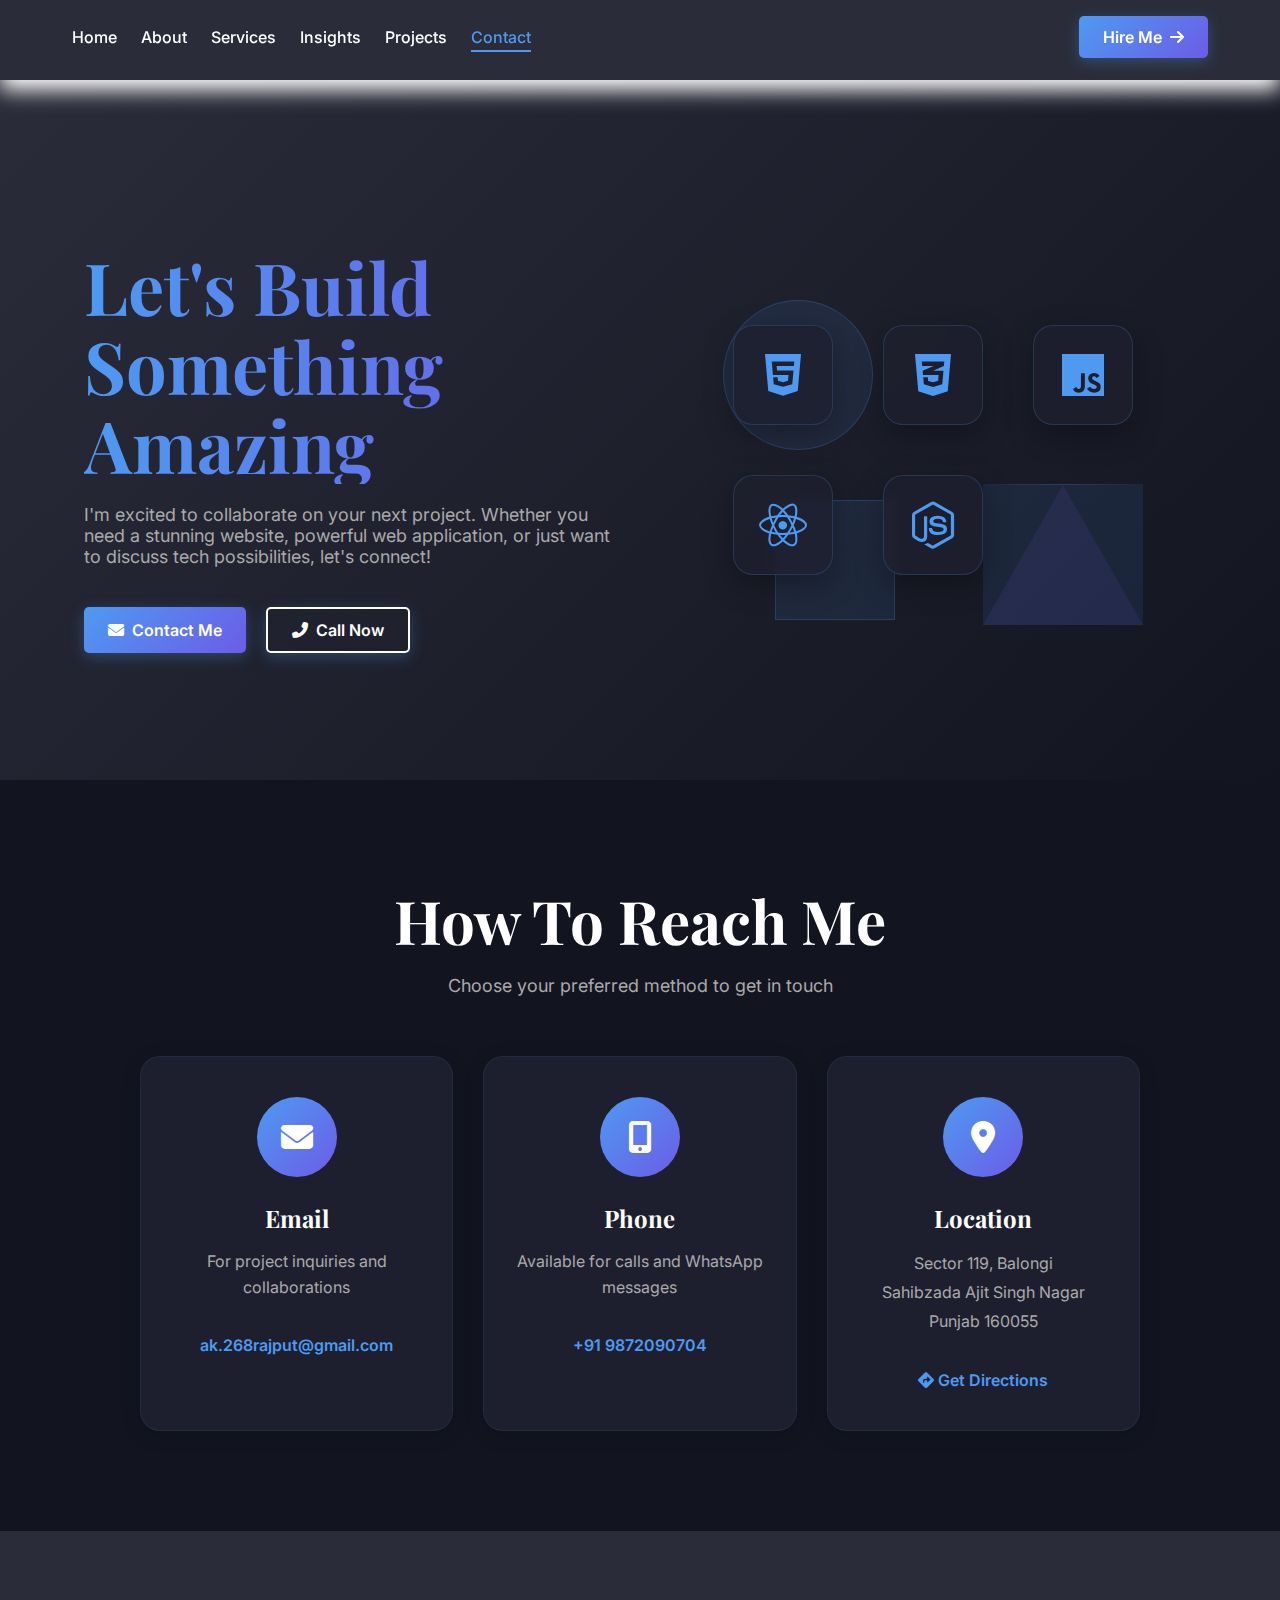
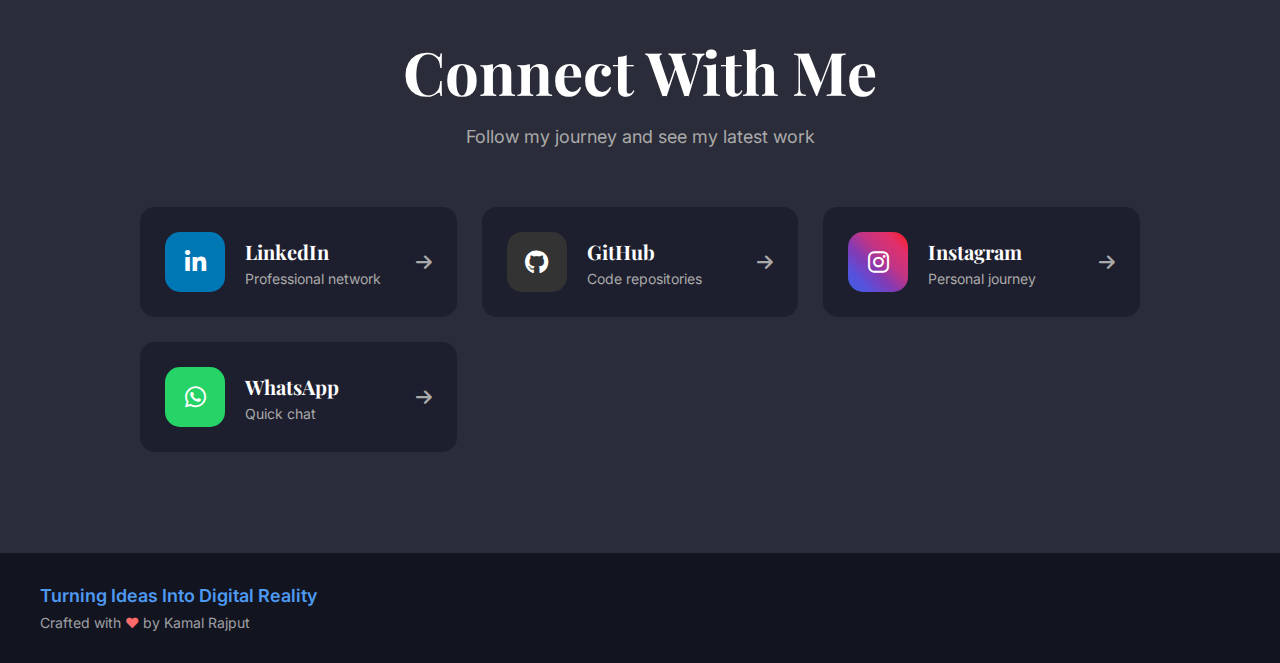
<file: CONTACT/contact.html>
<!DOCTYPE html>
<html lang="en">
<head>
    <meta charset="UTF-8">
    <meta name="viewport" content="width=device-width, initial-scale=1.0">
    <title>Contact Kamal Rajput | Web Developer</title>
    <link rel="icon" type="image/png" href="/Portfolio/HOME/assets/IMG_20250407_173309-removebg-preview.png">
    <link rel="stylesheet" href="https://cdnjs.cloudflare.com/ajax/libs/font-awesome/6.4.0/css/all.min.css">
    <link rel="preconnect" href="https://fonts.googleapis.com">
    <link rel="preconnect" href="https://fonts.gstatic.com" crossorigin>
    <link href="https://fonts.googleapis.com/css2?family=Playfair+Display:wght@400;700&family=Inter:wght@300;400;500;600;700&display=swap" rel="stylesheet">
    <link rel="stylesheet" href="contact.css">
   
</head>
<body>
    <!-- Header Section -->
    <header class="navbar">
        <div class="nav-container">
            <nav class="nav-links">
                <a href="/Portfolio/HOME/index.html" class="nav-link">Home</a>
                <a href="/Portfolio/ABOUT ME/about.html" class="nav-link">About</a>
                <a href="/Portfolio/SERVICE/service.html" class="nav-link">Services</a>
                <a href="/Portfolio/BLOGS/blog.html" class="nav-link">Insights</a>
                <a href="/Portfolio/PROJECTS/project.html" class="nav-link">Projects</a>
                <a href="/Portfolio/CONTACT/contact.html" class="nav-link active">Contact</a>
            </nav>
            <a href="/Portfolio/HIREME/hire.html" class="hire-btn">
                <span>Hire Me</span>
                <i class="fas fa-arrow-right"></i>
            </a>
        </div>
    </header>

    <main class="contact-main">
        <!-- Hero Section -->
        <section class="contact-hero">
            <div class="container">
                <div class="hero-content">
                    <h1 class="gradient-text">Let's Build <span>Something Amazing</span></h1>
                    <p class="hero-subtitle">I'm excited to collaborate on your next project. Whether you need a stunning website, powerful web application, or just want to discuss tech possibilities, let's connect!</p>
                    <div class="hero-buttons">
                        <a href="#contact-methods" class="hire-btn pulse-animate">
                            <i class="fas fa-envelope"></i> Contact Me
                        </a>
                        <a href="tel:+919872090704" class="btn-secondary">
                            <i class="fas fa-phone-alt"></i> Call Now
                        </a>
                    </div>
                </div>
                <div class="hero-image">
                    <div class="image-wrapper">
                        <div class="tech-stack">
                            <div class="tech-item" data-tooltip="HTML5">
                                <i class="fab fa-html5"></i>
                            </div>
                            <div class="tech-item" data-tooltip="CSS3">
                                <i class="fab fa-css3-alt"></i>
                            </div>
                            <div class="tech-item" data-tooltip="JavaScript">
                                <i class="fab fa-js"></i>
                            </div>
                            <div class="tech-item" data-tooltip="React">
                                <i class="fab fa-react"></i>
                            </div>
                            <div class="tech-item" data-tooltip="Node.js">
                                <i class="fab fa-node-js"></i>
                            </div>
                        </div>
                        <div class="floating-shapes">
                            <div class="shape circle"></div>
                            <div class="shape triangle"></div>
                            <div class="shape square"></div>
                        </div>
                    </div>
                </div>
            </div>
        </section>

        <!-- Contact Methods Section -->
        <section id="contact-methods" class="contact-section">
            <div class="container">
                <div class="section-header">
                    <h2 class="section-title">How To Reach Me</h2>
                    <p class="section-subtitle">Choose your preferred method to get in touch</p>
                </div>

                <div class="contact-methods">
                    <div class="contact-card">
                        <div class="contact-icon">
                            <i class="fas fa-envelope"></i>
                        </div>
                        <h3>Email</h3>
                        <p class="contact-info">For project inquiries and collaborations</p>
                        <a href="mailto:ak.268rajput@gmail.com" class="contact-link">ak.268rajput@gmail.com</a>
                    </div>

                    <div class="contact-card">
                        <div class="contact-icon">
                            <i class="fas fa-mobile-alt"></i>
                        </div>
                        <h3>Phone</h3>
                        <p class="contact-info">Available for calls and WhatsApp messages</p>
                        <a href="tel:+919872090704" class="contact-link">+91 9872090704</a>
                    </div>

                    <div class="contact-card">
                        <div class="contact-icon">
                            <i class="fas fa-map-marker-alt"></i>
                        </div>
                        <h3>Location</h3>
                        <p class="contact-info address">
                            Sector 119, Balongi<br>
                            Sahibzada Ajit Singh Nagar<br>
                            Punjab 160055
                        </p>
                        <a href="https://maps.google.com/?q=Sector+119,+Balongi,+Sahibzada+Ajit+Singh+Nagar,+Punjab+160055" target="_blank" class="contact-link">
                            <i class="fas fa-directions"></i> Get Directions
                        </a>
                    </div>
                </div>
            </div>
        </section>

        <!-- Social Connect Section -->
        <section class="social-connect">
            <div class="container">
                <div class="section-header">
                    <h2 class="section-title">Connect With Me</h2>
                    <p class="section-subtitle">Follow my journey and see my latest work</p>
                </div>
                
                <div class="social-grid">
                    <a href="https://www.linkedin.com/in/kamalrajput04/" target="_blank" class="social-card linkedin">
                        <div class="social-icon">
                            <i class="fab fa-linkedin-in"></i>
                        </div>
                        <div class="social-content">
                            <h3>LinkedIn</h3>
                            <p>Professional network</p>
                        </div>
                        <div class="social-arrow">
                            <i class="fas fa-arrow-right"></i>
                        </div>
                    </a>
                    
                    <a href="https://github.com/kmlrajput04" target="_blank" class="social-card github">
                        <div class="social-icon">
                            <i class="fab fa-github"></i>
                        </div>
                        <div class="social-content">
                            <h3>GitHub</h3>
                            <p>Code repositories</p>
                        </div>
                        <div class="social-arrow">
                            <i class="fas fa-arrow-right"></i>
                        </div>
                    </a>
                    
                    <a href="https://www.instagram.com/rajput.kml.04/" target="_blank" class="social-card instagram">
                        <div class="social-icon">
                            <i class="fab fa-instagram"></i>
                        </div>
                        <div class="social-content">
                            <h3>Instagram</h3>
                            <p>Personal journey</p>
                        </div>
                        <div class="social-arrow">
                            <i class="fas fa-arrow-right"></i>
                        </div>
                    </a>
                    
                    <a href="https://wa.me/919872090704" target="_blank" class="social-card whatsapp">
                        <div class="social-icon">
                            <i class="fab fa-whatsapp"></i>
                        </div>
                        <div class="social-content">
                            <h3>WhatsApp</h3>
                            <p>Quick chat</p>
                        </div>
                        <div class="social-arrow">
                            <i class="fas fa-arrow-right"></i>
                        </div>
                    </a>
                </div>
            </div>
        </section>
    </main>

    <!-- Footer Section -->
    <footer class="site-footer">
        <div class="footer-content">
            <div class="footer-left">
                <p class="footer-tagline">Turning Ideas Into Digital Reality</p>
                <p class="footer-credit">Crafted with <span class="heart">♥</span> by Kamal Rajput</p>
            </div>

            <div class="scroll-top" onclick="window.scrollTo({top: 0, behavior: 'smooth'})">
                <svg class="arrow-icon" xmlns="http://www.w3.org/2000/svg" viewBox="0 0 24 24">
                    <path d="M7.41 15.41L12 10.83l4.59 4.58L18 14l-6-6-6 6z" />
                </svg>
            </div>
        </div>
    </footer>

    <script>
        document.addEventListener('DOMContentLoaded', function() {
            // Smooth scrolling for navigation links
            document.querySelectorAll('a[href^="#"]').forEach(anchor => {
                anchor.addEventListener('click', function(e) {
                    e.preventDefault();
                    
                    const targetId = this.getAttribute('href');
                    if (targetId === '#') return;
                    
                    const targetElement = document.querySelector(targetId);
                    if (targetElement) {
                        const headerHeight = document.querySelector('.navbar').offsetHeight;
                        const targetPosition = targetElement.offsetTop - headerHeight;
                        
                        window.scrollTo({
                            top: targetPosition,
                            behavior: 'smooth'
                        });
                        
                        // Update active nav link
                        document.querySelectorAll('.nav-link').forEach(link => {
                            link.classList.remove('active');
                        });
                        this.classList.add('active');
                    }
                });
            });

            // Scroll to top button visibility
            const scrollTopBtn = document.querySelector('.scroll-top');
            window.addEventListener('scroll', () => {
                if (window.pageYOffset > 300) {
                    scrollTopBtn.classList.add('visible');
                } else {
                    scrollTopBtn.classList.remove('visible');
                }
            });

            // Animate tech stack items on scroll
            const techItems = document.querySelectorAll('.tech-item');
            const observerOptions = {
                threshold: 0.2,
                rootMargin: '0px 0px -50px 0px'
            };

            const techObserver = new IntersectionObserver((entries) => {
                entries.forEach(entry => {
                    if (entry.isIntersecting) {
                        entry.target.style.opacity = '1';
                        entry.target.style.transform = 'translateY(0)';
                        techObserver.unobserve(entry.target);
                    }
                });
            }, observerOptions);

            techItems.forEach((item, index) => {
                item.style.opacity = '0';
                item.style.transform = 'translateY(20px)';
                item.style.transition = `all 0.5s ease ${index * 0.1}s`;
                techObserver.observe(item);
            });

            // Add hover effect to contact cards
            const contactCards = document.querySelectorAll('.contact-card');
            contactCards.forEach(card => {
                card.addEventListener('mouseenter', () => {
                    const icon = card.querySelector('.contact-icon');
                    icon.style.transform = 'scale(1.1) rotate(10deg)';
                });
                
                card.addEventListener('mouseleave', () => {
                    const icon = card.querySelector('.contact-icon');
                    icon.style.transform = 'scale(1) rotate(0deg)';
                });
            });

            // Add hover effect to social cards
            const socialCards = document.querySelectorAll('.social-card');
            socialCards.forEach(card => {
                card.addEventListener('mouseenter', () => {
                    card.querySelector('.social-arrow').style.transform = 'translateX(5px)';
                });
                
                card.addEventListener('mouseleave', () => {
                    card.querySelector('.social-arrow').style.transform = 'translateX(0)';
                });
            });
        });
    </script>
</body>
</html>
</file>
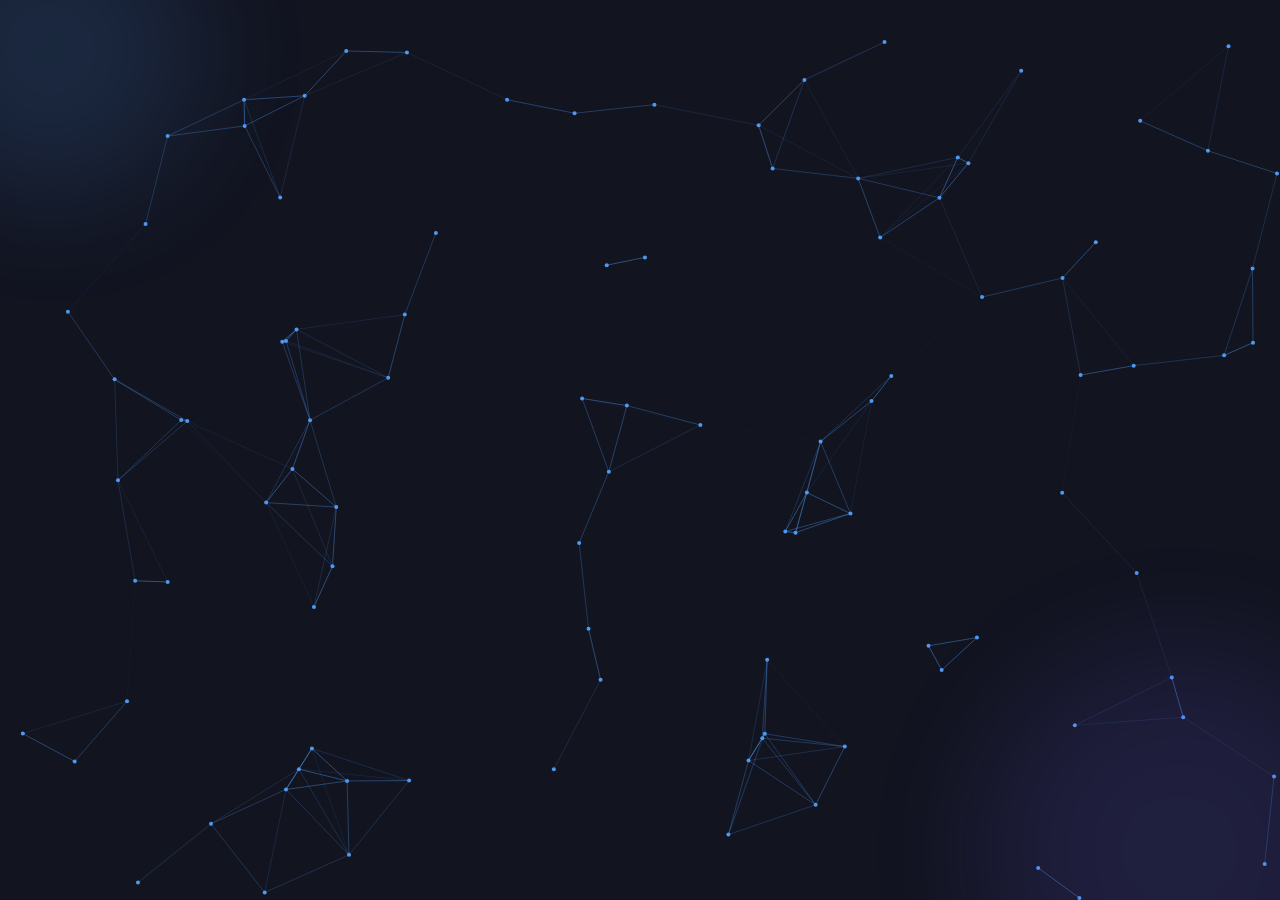
<file: HIREME/hire.html>
<!DOCTYPE html>
<html lang="en">
<head>
    <meta charset="UTF-8">
    <meta name="viewport" content="width=device-width, initial-scale=1.0">
    <title>Hire Me - Portfolio</title>
    <link rel="stylesheet" href="https://cdnjs.cloudflare.com/ajax/libs/font-awesome/5.15.4/css/all.min.css">
    <link rel="stylesheet" href="hireme.css">
    <link rel="shortcut icon" href="/Portfolio/HOME/assets/IMG_20250407_173309-removebg-preview.png" type="image/x-icon">
</head>
<body>
    <canvas id="constellation"></canvas>

    <main class="hireme-container">
        <div class="modal-content">
            <h2>Let's Work Together!</h2>
            <p>Fill out the form and I'll respond within 24 hours</p>
            
            <form id="hire-form" action="https://formspree.io/f/movdqwvb" method="POST">
                <input type="hidden" name="_subject" value="New Hire Request">
                <input type="text" name="name" placeholder="Full Name*" required>
                <input type="tel" name="phone" placeholder="Phone Number">
                <input type="email" name="email" placeholder="Email*" required>
                <input type="text" name="project" placeholder="Project Title*" required>
                <textarea name="details" placeholder="Project Details*" required></textarea>
                <select name="budget">
                    <option value="">Budget Range (Optional)</option>
                    <option value="$500-$1000">$50-$100</option>
                    <option value="$1000-$5000">$100-$500</option>
                    <option value="$500-$1000">$500-$1000</option>
                    <option value="$1000-$5000">$1000-$5000</option>
                    <option value="$5000+">$5000+</option>
                </select>
                <button type="submit" class="submit-btn">
                    <i class="fas fa-paper-plane"></i> Send Message
                </button>
            </form>
            
            <div id="form-status"></div>
        </div>
    </main>

    <script src="hireme.js"></script>

    <script>
        const canvas = document.getElementById("constellation");
        const ctx = canvas.getContext("2d");
        let width = canvas.width = window.innerWidth;
        let height = canvas.height = window.innerHeight;
        
        const particles = [];
        const particleCount = 100;
        
        const mouse = {
            x: null,
            y: null,
            radius: 120
        };
        
        window.addEventListener("resize", () => {
            width = canvas.width = window.innerWidth;
            height = canvas.height = window.innerHeight;
        });
        
        window.addEventListener("mousemove", event => {
            mouse.x = event.clientX;
            mouse.y = event.clientY;
        });
        
        class Particle {
            constructor() {
                this.x = Math.random() * width;
                this.y = Math.random() * height;
                this.vx = (Math.random() - 0.5) * 1.5;
                this.vy = (Math.random() - 0.5) * 1.5;
                this.radius = 2;
            }
        
            update() {
                this.x += this.vx;
                this.y += this.vy;
        
                if (this.x <= 0 || this.x >= width) this.vx *= -1;
                if (this.y <= 0 || this.y >= height) this.vy *= -1;
            }
        
            draw() {
                ctx.beginPath();
                ctx.arc(this.x, this.y, this.radius, 0, Math.PI * 2);
                ctx.fillStyle = "#4e9af1";
                ctx.fill();
            }
        }
        
        function connectParticles() {
            for (let a = 0; a < particleCount; a++) {
                for (let b = a; b < particleCount; b++) {
                    const dx = particles[a].x - particles[b].x;
                    const dy = particles[a].y - particles[b].y;
                    const distance = dx * dx + dy * dy;
        
                    if (distance < 16000) {
                        ctx.beginPath();
                        ctx.strokeStyle = `rgba(78, 154, 241, ${1 - distance / 16000})`;
                        ctx.lineWidth = 0.5;
                        ctx.moveTo(particles[a].x, particles[a].y);
                        ctx.lineTo(particles[b].x, particles[b].y);
                        ctx.stroke();
                    }
                }
            }
        }
        
        function animate() {
            ctx.clearRect(0, 0, width, height);
            for (let particle of particles) {
                particle.update();
                particle.draw();
            }
            connectParticles();
            requestAnimationFrame(animate);
        }
        
        for (let i = 0; i < particleCount; i++) {
            particles.push(new Particle());
        }
        
        animate();
        </script>
        
</body>
</html>
</file>
<file: CONTACT/contact.css>
/* Base Styles */
:root {
    --primary: #4e9af1;
    --primary-light: rgba(78, 154, 241, 0.1);
    --primary-dark: #3a7bc8;
    --secondary: #6c5ce7;
    --secondary-light: rgba(108, 92, 231, 0.1);
    --dark: #121420;
    --dark-secondary: #1e1f2e;
    --dark-tertiary: #2a2c39;
    --light: #ffffff;
    --gray: #aaaaaa;
    --light-gray: #f5f5f5;
    --whatsapp: #25D366;
    --transition: all 0.4s cubic-bezier(0.25, 0.8, 0.25, 1);
    --shadow: 0 4px 20px rgba(0, 0, 0, 0.15);
    --shadow-hover: 0 8px 30px rgba(0, 0, 0, 0.25);
}

* {
    margin: 0;
    padding: 0;
    box-sizing: border-box;
}

body {
    font-family: 'Inter', sans-serif;
    color: #ffffff;
    min-height: 100vh;
    overflow-x: hidden;
}

body::-webkit-scrollbar {
    display: none;
}

h1, h2, h3, h4 {
    font-family: 'Playfair Display', serif;
    font-weight: 700;
}

.container {
    width: 90%;
    max-width: 1200px;
    margin: 0 auto;
    padding: 0 20px;
}

a {
    text-decoration: none;
    color: inherit;
    transition: var(--transition);
}

.btn {
    display: inline-flex;
    align-items: center;
    justify-content: center;
    padding: 14px 28px;
    border-radius: 50px;
    font-weight: 600;
    font-size: 16px;
    transition: var(--transition);
    cursor: pointer;
    border: none;
    outline: none;
    position: relative;
    overflow: hidden;
}

.btn i {
    margin-right: 10px;
    font-size: 18px;
}


.btn-secondary {
    display: flex;
    align-items: center;
    gap: 0.5rem;
    border: 2px solid white;
    color: var(--light);
    padding: 0.7rem 1.5rem;
    border-radius: 5px;
    text-decoration: none;
    font-weight: 600;
    transition: var(--transition);
    box-shadow: 0 4px 15px rgba(78, 154, 241, 0.3);
}

.btn-secondary:hover {
    background-color: var(--primary);
    color: var(--light);
    box-shadow: 0 4px 15px rgba(78, 154, 241, 0.4);
}

.pulse-animate {
    animation: pulse 2s infinite;
}

@keyframes pulse {
    0% {
        box-shadow: 0 0 0 0 rgba(78, 154, 241, 0.7);
    }
    70% {
        box-shadow: 0 0 0 15px rgba(78, 154, 241, 0);
    }
    100% {
        box-shadow: 0 0 0 0 rgba(78, 154, 241, 0);
    }
}

/* Header Styles */
.navbar {
    background-color: var(--dark-tertiary);
    position: fixed;
    width: 100%;
    height: 80px;
    top: 0;
    z-index: 1000;
    box-shadow: 0 10px 20px #fff;
}

.nav-container {
    max-width: 1200px;
    margin: 0 auto;
    padding: 1rem 2rem;
    display: flex;
    justify-content: space-between;
    align-items: center;
}

.nav-links {
    display: flex;
    gap: 1.5rem;
}

.nav-link {
    color: var(--light);
    text-decoration: none;
    font-weight: 500;
    font-size: 1rem;
    position: relative;
    transition: var(--transition);
}

.nav-link::after {
    content: '';
    position: absolute;
    bottom: -5px;
    left: 0;
    width: 0;
    height: 2px;
    background-color: var(--primary);
    transition: var(--transition);
}

.nav-link:hover::after,
.nav-link.active::after {
    width: 100%;
}

.nav-link.active {
    color: var(--primary);
}

.hire-btn {
    display: flex;
    align-items: center;
    gap: 0.5rem;
    background: linear-gradient(135deg, var(--primary), var(--secondary));
    color: var(--light);
    padding: 0.7rem 1.5rem;
    border-radius: 5px;
    text-decoration: none;
    font-weight: 600;
    transition: var(--transition);
    box-shadow: 0 4px 15px rgba(78, 154, 241, 0.3);
}

.hire-btn:hover {
    transform: translateY(-2px);
    box-shadow: 0 6px 20px rgba(78, 154, 241, 0.4);
}

/* Main Content */
.contact-main {
    padding-top: 80px;
    position: relative;
}

/* Hero Section */
.contact-hero {
    padding: 120px 0 80px;
    background: linear-gradient(135deg, var(--dark-tertiary), var(--dark));
    position: relative;
    overflow: hidden;
}

.contact-hero .container {
    display: flex;
    align-items: center;
    gap: 60px;
    position: relative;
    z-index: 2;
}

.hero-content {
    flex: 1;
}

.hero-content h1 {
    font-size: 72px;
    margin-bottom: 20px;
    line-height: 1.1;
}

.gradient-text {
    background: linear-gradient(90deg, var(--primary), var(--secondary));
    -webkit-background-clip: text;
    background-clip: text;
    color: transparent;
}

.hero-content h1 span {
    display: block;
}

.hero-subtitle {
    color: var(--gray);
    font-size: 18px;
    margin-bottom: 40px;
    max-width: 600px;
}

.hero-buttons {
    display: flex;
    gap: 20px;
}

.hero-image {
    flex: 1;
    position: relative;
}

.image-wrapper {
    position: relative;
    height: 500px;
    display: flex;
    align-items: center;
    justify-content: center;
}

.tech-stack {
    display: grid;
    grid-template-columns: repeat(3, 1fr);
    gap: 50px;
    position: relative;
    z-index: 2;
}

.tech-item {
    width: 100px;
    height: 100px;
    background-color: rgba(30, 31, 46, 0.8);
    border-radius: 20px;
    display: flex;
    align-items: center;
    justify-content: center;
    font-size: 48px;
    color: var(--primary);
    transition: var(--transition);
    position: relative;
    box-shadow: 0 10px 30px rgba(0, 0, 0, 0.3);
    backdrop-filter: blur(5px);
    border: 1px solid rgba(78, 154, 241, 0.2);
}

.tech-item:hover {
    transform: translateY(-10px) scale(1.1);
    color: var(--light);
    background: linear-gradient(135deg, var(--primary), var(--secondary));
    box-shadow: 0 15px 40px rgba(78, 154, 241, 0.4);
}

.tech-item::before {
    content: attr(data-tooltip);
    position: absolute;
    bottom: -40px;
    left: 50%;
    transform: translateX(-50%);
    background-color: var(--dark);
    color: var(--light);
    padding: 5px 10px;
    border-radius: 5px;
    font-size: 14px;
    font-family: 'Inter', sans-serif;
    opacity: 0;
    transition: var(--transition);
    white-space: nowrap;
    pointer-events: none;
}

.tech-item:hover::before {
    opacity: 1;
    bottom: -50px;
}

.floating-shapes {
    position: absolute;
    width: 100%;
    height: 100%;
    top: 0;
    left: 0;
    z-index: 1;
}

.shape {
    position: absolute;
    background: rgba(78, 154, 241, 0.1);
    border: 1px solid rgba(78, 154, 241, 0.2);
    transition: var(--transition);
}

.shape.circle {
    width: 150px;
    height: 150px;
    border-radius: 50%;
    top: 20%;
    left: 10%;
    animation: float 6s ease-in-out infinite;
}

.shape.triangle {
    width: 0;
    height: 0;
    border-left: 80px solid transparent;
    border-right: 80px solid transparent;
    border-bottom: 140px solid rgba(108, 92, 231, 0.1);
    bottom: 15%;
    right: 10%;
    animation: float 8s ease-in-out infinite reverse;
}

.shape.square {
    width: 120px;
    height: 120px;
    top: 60%;
    left: 20%;
    animation: float 7s ease-in-out infinite 2s;
}

@keyframes float {
    0%, 100% {
        transform: translateY(0) rotate(0deg);
    }
    50% {
        transform: translateY(-20px) rotate(5deg);
    }
}

/* Contact Section */
.contact-section {
    padding: 100px 0;
    background-color: var(--dark);
    position: relative;
}

.section-header {
    text-align: center;
    margin-bottom: 60px;
    position: relative;
}

.service-tag {
    font-size: 24px;
    color: var(--primary);
    margin-bottom: 15px;
    display: block;
}

.section-title {
    font-size: 60px;
    color: var(--light);
    margin-bottom: 15px;
}

.section-subtitle {
    color: var(--gray);
    font-size: 18px;
    max-width: 600px;
    margin: 0 auto;
}

.contact-methods {
    display: grid;
    grid-template-columns: repeat(auto-fit, minmax(300px, 1fr));
    gap: 30px;
    max-width: 1000px;
    margin: 0 auto;
}

.contact-card {
    background-color: var(--dark-secondary);
    padding: 40px 30px;
    border-radius: 20px;
    text-align: center;
    transition: var(--transition);
    box-shadow: var(--shadow);
    border: 1px solid rgba(78, 154, 241, 0.1);
}

.contact-card:hover {
    transform: translateY(-10px);
    box-shadow: var(--shadow-hover);
    border-color: var(--primary);
}

.contact-icon {
    width: 80px;
    height: 80px;
    margin: 0 auto 25px;
    background: linear-gradient(135deg, var(--primary), var(--secondary));
    border-radius: 50%;
    display: flex;
    align-items: center;
    justify-content: center;
    font-size: 32px;
    color: var(--light);
    transition: var(--transition);
}

.contact-card:hover .contact-icon {
    transform: scale(1.1) rotate(10deg);
}

.contact-card h3 {
    font-size: 24px;
    margin-bottom: 15px;
    color: var(--light);
}

.contact-info {
    color: var(--gray);
    font-size: 16px;
    margin-bottom: 20px;
    line-height: 1.6;
}

.contact-link {
    display: inline-block;
    margin-top: 15px;
    color: var(--primary);
    font-weight: 600;
    transition: var(--transition);
}

.contact-link:hover {
    color: var(--light);
    text-decoration: underline;
}

.address {
    font-style: normal;
    line-height: 1.8;
}

/* Social Connect Section */
.social-connect {
    padding: 100px 0;
    background-color: var(--dark-tertiary);
    position: relative;
    overflow: hidden;
}

.social-grid {
    display: grid;
    grid-template-columns: repeat(auto-fit, minmax(250px, 1fr));
    gap: 25px;
    max-width: 1000px;
    margin: 0 auto;
}

.social-card {
    background-color: var(--dark-secondary);
    padding: 25px;
    border-radius: 15px;
    display: flex;
    align-items: center;
    gap: 20px;
    transition: var(--transition);
    position: relative;
    overflow: hidden;
}

.social-card::before {
    content: '';
    position: absolute;
    top: 0;
    left: 0;
    width: 100%;
    height: 100%;
    background: linear-gradient(135deg, rgba(78, 154, 241, 0.1), rgba(108, 92, 231, 0.1));
    opacity: 0;
    transition: var(--transition);
}

.social-card:hover {
    transform: translateY(-5px);
    box-shadow: var(--shadow-hover);
}

.social-card:hover::before {
    opacity: 1;
}

.social-icon {
    width: 60px;
    height: 60px;
    border-radius: 15px;
    display: flex;
    align-items: center;
    justify-content: center;
    font-size: 24px;
    flex-shrink: 0;
    color: var(--light);
}

.social-card.linkedin .social-icon {
    background-color: #0077B5;
}

.social-card.github .social-icon {
    background-color: #333;
}

.social-card.instagram .social-icon {
    background: linear-gradient(45deg, #405DE6, #5851DB, #833AB4, #C13584, #E1306C, #FD1D1D);
}

.social-card.whatsapp .social-icon {
    background-color: var(--whatsapp);
}

.social-content h3 {
    font-size: 20px;
    margin-bottom: 5px;
    color: var(--light);
}

.social-content p {
    color: var(--gray);
    font-size: 14px;
}

.social-arrow {
    margin-left: auto;
    color: var(--gray);
    font-size: 18px;
    transition: var(--transition);
}

.social-card:hover .social-arrow {
    color: var(--light);
    transform: translateX(5px);
}

/* Footer Section */
.site-footer {
    background-color: var(--dark);
    padding: 30px 40px;
    position: relative;
    border-top: 1px solid rgba(255, 255, 255, 0.1);
}

.footer-content {
    max-width: 1200px;
    margin: 0 auto;
    display: flex;
    justify-content: space-between;
    align-items: center;
}

.footer-left {
    display: flex;
    flex-direction: column;
    gap: 8px;
}

.footer-tagline {
    color: var(--primary);
    font-size: 18px;
    font-weight: 600;
    margin: 0;
}

.footer-credit {
    color: rgba(255, 255, 255, 0.6);
    font-size: 14px;
    margin: 0;
}

.heart {
    color: #ff6b6b;
    display: inline-block;
    animation: pulse 1.5s infinite;
}

.scroll-top {
    width: 50px;
    height: 50px;
    background-color: var(--dark-secondary);
    border-radius: 50%;
    display: flex;
    justify-content: center;
    align-items: center;
    cursor: pointer;
    transition: all 0.3s ease;
    border: 2px solid rgba(78, 154, 241, 0.3);
    opacity: 0;
    visibility: hidden;
}

.scroll-top.visible {
    opacity: 1;
    visibility: visible;
}

.scroll-top:hover {
    background-color: var(--primary);
    transform: translateY(-5px);
    box-shadow: 0 5px 15px rgba(78, 154, 241, 0.4);
}

.scroll-top:hover .arrow-icon {
    fill: var(--dark);
}

.arrow-icon {
    width: 24px;
    height: 24px;
    fill: var(--primary);
    transition: fill 0.3s ease;
}

/* Responsive Styles */
@media (max-width: 1024px) {
    .contact-hero .container {
        flex-direction: column;
        text-align: center;
    }
    
    .hero-buttons {
        justify-content: center;
    }
    
    .hero-image {
        margin-top: 50px;
    }
    
    .hero-content h1 {
        font-size: 60px;
    }
}

@media (max-width: 768px) {
    .hero-content h1 {
        font-size: 48px;
    }
    
    .section-title {
        font-size: 42px;
    }
    
    .tech-item {
        width: 80px;
        height: 80px;
        font-size: 36px;
    }
    
    .contact-methods {
        grid-template-columns: 1fr;
    }
}

@media (max-width: 480px) {
    .hero-content h1 {
        font-size: 36px;
    }
    
    .section-title {
        font-size: 32px;
    }
    
    .hero-buttons {
        flex-direction: column;
        gap: 15px;
    }
    
    .btn {
        width: 100%;
    }
    
    .nav-links {
        gap: 10px;
        flex-wrap: wrap;
        justify-content: center;
    }
    
    .nav-container {
        padding: 1rem;
        flex-direction: column;
        gap: 15px;
    }
    
    .image-wrapper {
        height: 400px;
    }
    
    .footer-content {
        flex-direction: column;
        gap: 20px;
        text-align: center;
    }
}
</file>
<file: HIREME/hireme.css>
:root {
  --primary: #4e9af1;
  --secondary: #6c5ce7;
  --dark: #121420;
  --dark-secondary: #1e1f2e;
  --dark-tertiary: #2a2c39;
  --light: #ffffff;
  --gray: #aaaaaa;
}

* {
  margin: 0;
  padding: 0;
  box-sizing: border-box;
}

body {
  font-family: 'Inter', sans-serif;
  background-color: white;
  color: var(--light);
  line-height: 1.6;
}


.hireme-container {
  padding: 100px 2rem 2rem;
  max-width: 1200px;
  margin: 0 auto;
  min-height: 100vh;
  display: flex;
  justify-content: center;
  align-items: center;
}

.modal-content {
  background: var(--dark-tertiary);
  padding: 2.5rem;
  border-radius: 15px;
  width: 100%;
  max-width: 800px;
  box-shadow: 0 10px 30px rgba(78, 154, 241, 0.3);
}

.modal-content h2 {
  font-family: 'Playfair Display', serif;
  font-size: 2.5rem;
  margin-bottom: 0.5rem;
  background: linear-gradient(90deg, var(--primary), var(--secondary));
  -webkit-background-clip: text;
  background-clip: text;
  color: transparent;
}

.modal-content p {
  color: var(--gray);
  margin-bottom: 1.5rem;
}

form {
  display: flex;
  flex-direction: column;
  gap: 1rem;
}

input, textarea, select {
  padding: 1rem;
  background: rgba(30, 31, 46, 0.7);
  border: 1px solid rgba(78, 154, 241, 0.3);
  border-radius: 8px;
  color: white;
  font-family: inherit;
  transition: all 0.3s ease;
}

input:focus, textarea:focus, select:focus {
  outline: none;
  border-color: var(--primary);
  box-shadow: 0 0 0 3px rgba(78, 154, 241, 0.2);
}

textarea {
  min-height: 150px;
  resize: vertical;
}

.submit-btn {
  background: linear-gradient(135deg, var(--primary), var(--secondary));
  color: white;
  padding: 1rem;
  border: none;
  border-radius: 8px;
  font-weight: 600;
  cursor: pointer;
  transition: all 0.3s ease;
  display: flex;
  align-items: center;
  justify-content: center;
  gap: 0.5rem;
}

.submit-btn:hover {
  transform: translateY(-3px);
  box-shadow: 0 10px 20px rgba(78, 154, 241, 0.4);
}

#form-status {
  margin-top: 1rem;
  padding: 1rem;
  border-radius: 8px;
  text-align: center;
  display: none;
}

#form-status.success {
  display: block;
  background: rgba(40, 167, 69, 0.2);
  border: 1px solid #28a745;
  color: #28a745;
}

#form-status.error {
  display: block;
  background: rgba(220, 53, 69, 0.2);
  border: 1px solid #dc3545;
  color: #dc3545;
}

@media (max-width: 768px) {
  .nav-container {
      flex-direction: column;
      gap: 1rem;
  }
  
  .modal-content {
      padding: 1.5rem;
  }
  
  .modal-content h2 {
      font-size: 2rem;
  }
}

:root {
  --primary: #4e9af1;
  --secondary: #6c5ce7;
  --dark: #121420;
  --dark-secondary: #1e1f2e;
  --dark-tertiary: #2a2c39;
  --light: #ffffff;
  --gray: #aaaaaa;
}

* {
  margin: 0;
  padding: 0;
  box-sizing: border-box;
}

body {
  font-family: 'Inter', sans-serif;
  background-color: var(--dark);
  color: var(--light);
  line-height: 1.6;
  position: relative;
  overflow-x: hidden;
}

/* Animated Background Elements */
body::before,
body::after {
  content: '';
  position: fixed;
  border-radius: 50%;
  z-index: -1;
  filter: blur(60px);
  opacity: 0.15;
}

body::before {
  width: 300px;
  height: 300px;
  background: var(--primary);
  top: -100px;
  left: -100px;
  animation: float 15s infinite alternate ease-in-out;
}

body::after {
  width: 400px;
  height: 400px;
  background: var(--secondary);
  bottom: -150px;
  right: -100px;
  animation: float 18s infinite alternate-reverse ease-in-out;
}

@keyframes float {
  0% {
    transform: translate(0, 0) rotate(0deg);
  }
  50% {
    transform: translate(50px, 80px) rotate(180deg);
  }
  100% {
    transform: translate(-30px, -50px) rotate(360deg);
  }
}

/* Pulsing Gradient Effect */
.navbar {
  background-color: var(--dark-tertiary);
  padding: 1rem 2rem;
  position: fixed;
  width: 100%;
  top: 0;
  z-index: 1000;
  box-shadow: 0 2px 10px rgba(255, 255, 255, 0.1);
  animation: pulseGlow 8s infinite alternate;
}

@keyframes pulseGlow {
  0% {
    box-shadow: 0 2px 10px rgba(78, 154, 241, 0.1);
  }
  100% {
    box-shadow: 0 2px 20px rgba(78, 154, 241, 0.3);
  }
}

/* Floating Particles */
.particle {
  position: fixed;
  background: rgba(78, 154, 241, 0.3);
  border-radius: 50%;
  z-index: -1;
  animation: floatParticle linear infinite;
}

@keyframes floatParticle {
  to {
    transform: translateY(-100vh);
  }
}

/* Enhanced Form Focus Effects */
input:focus, textarea:focus, select:focus {
  outline: none;
  border-color: var(--primary);
  box-shadow: 0 0 0 3px rgba(78, 154, 241, 0.2);
  animation: inputPulse 2s infinite;
}

@keyframes inputPulse {
  0% {
    box-shadow: 0 0 0 3px rgba(78, 154, 241, 0.2);
  }
  50% {
    box-shadow: 0 0 0 6px rgba(78, 154, 241, 0.3);
  }
  100% {
    box-shadow: 0 0 0 3px rgba(78, 154, 241, 0.2);
  }
}

/* Button Hover Effects */
.submit-btn:hover, .hire-btn:hover {
  transform: translateY(-3px);
  box-shadow: 0 10px 20px rgba(78, 154, 241, 0.4);
  animation: btnShine 3s infinite;
}

@keyframes btnShine {
  0% {
    background-position: 0% 50%;
  }
  50% {
    background-position: 100% 50%;
  }
  100% {
    background-position: 0% 50%;
  }
}

/* Modal Entrance Animation */
.modal-content {
  background: var(--dark-tertiary);
  padding: 2.5rem;
  border-radius: 15px;
  width: 100%;
  max-width: 800px;
  box-shadow: 0 10px 30px #fff;
  animation: modalEntrance 0.6s cubic-bezier(0.175, 0.885, 0.32, 1.275) forwards;
  transform: scale(0.9);
  opacity: 0;
}

@keyframes modalEntrance {
  to {
    transform: scale(1);
    opacity: 1;
  }
}

/* Responsive Adjustments */
@media (max-width: 768px) {
  body::before, body::after {
    display: none;
  }
  
  .navbar {
    animation: none;
  }
}

#constellation {
  position: fixed;
  top: 0;
  left: 0;
  z-index: -100;
  width: 100%;
  height: 100%;
  background: transparent;
}
</file>
